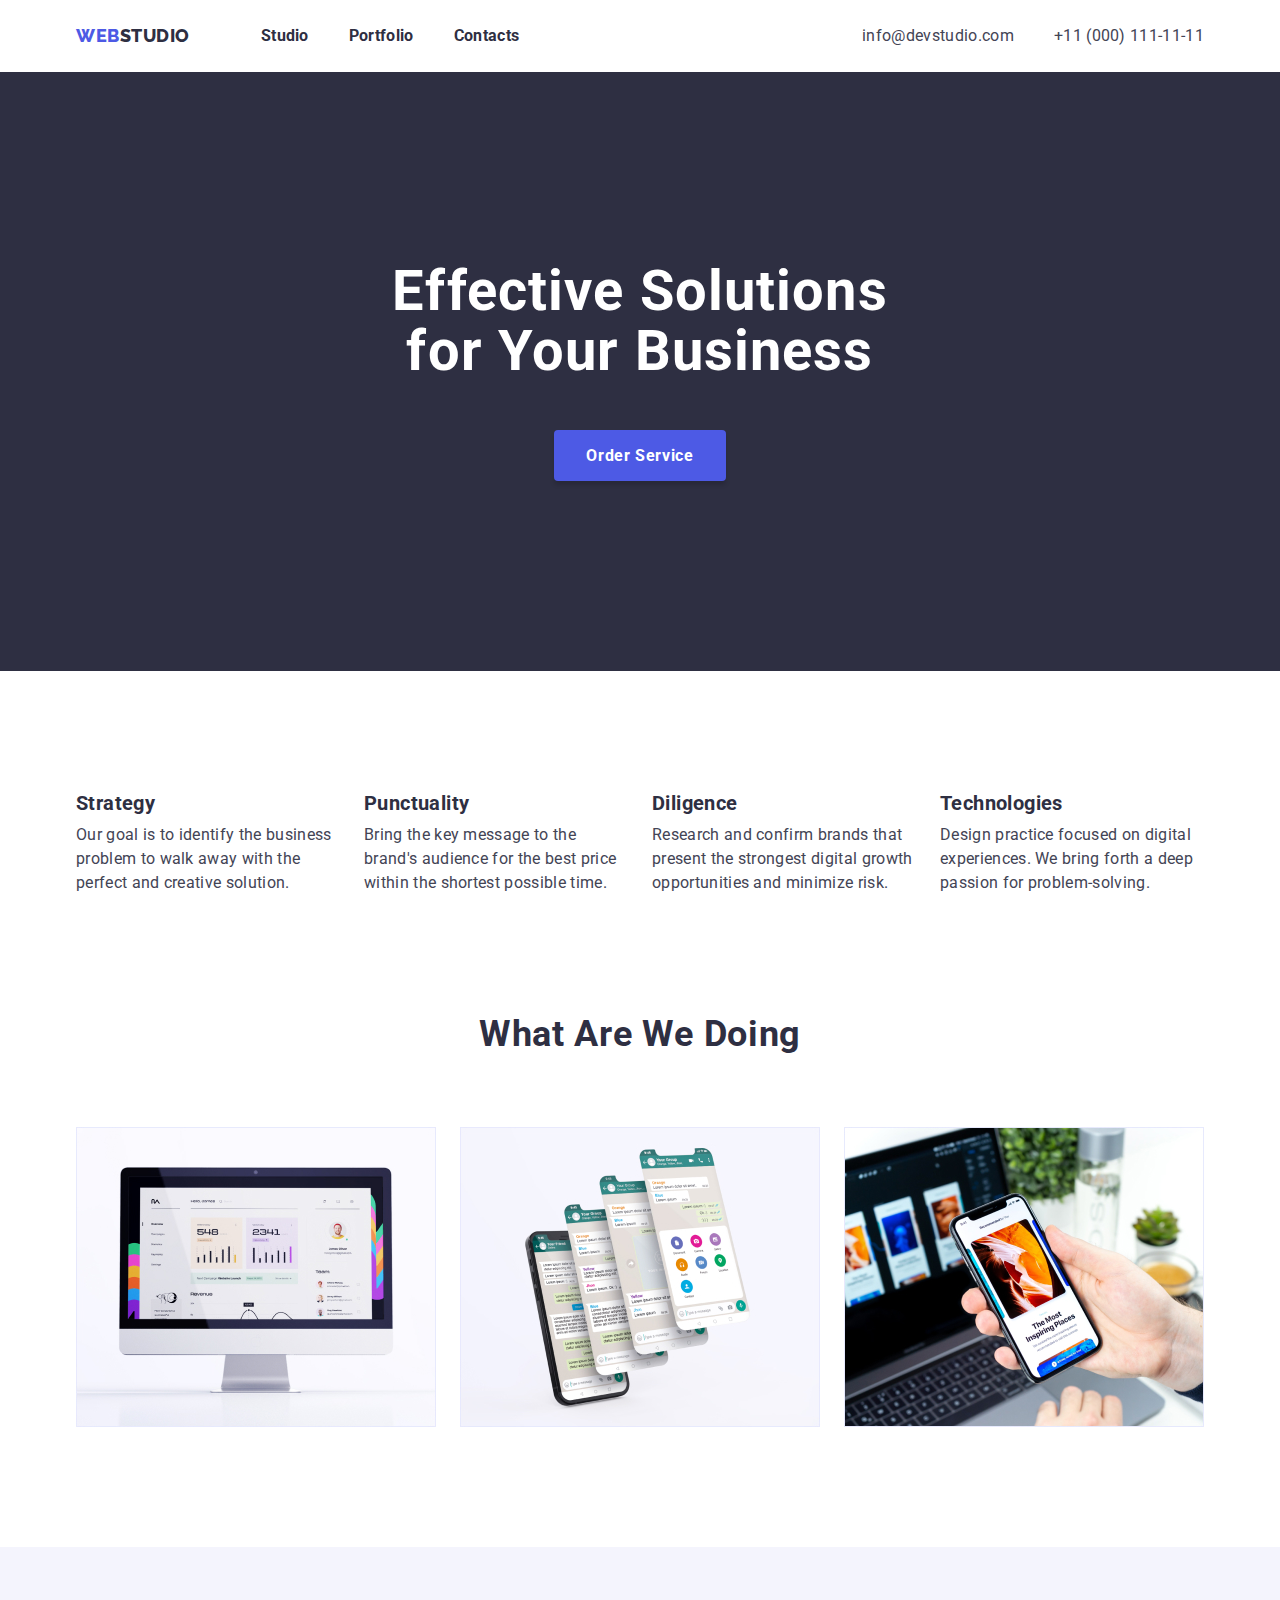
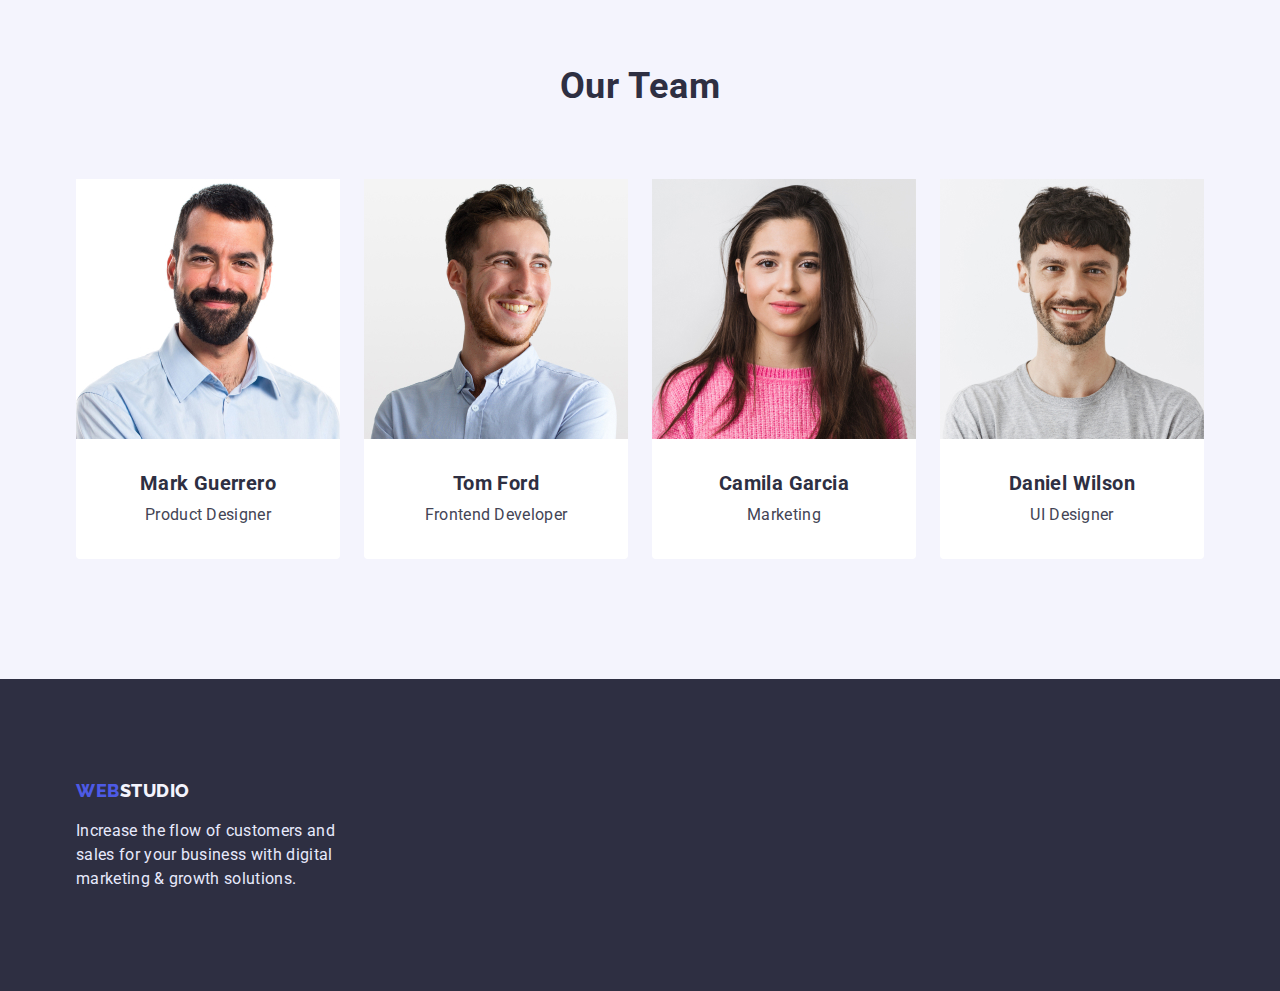
<file: index.html>
<!DOCTYPE html>
<html lang="en">

<head>
  <meta charset="UTF-8" />
  <meta http-equiv="X-UA-Compatible" content="IE=edge" />
  <meta name="viewport" content="width=device-width, initial-scale=1.0" />
  <title>WebStudio</title>
  <link rel="preconnect" href="https://fonts.googleapis.com" />
  <link rel="preconnect" href="https://fonts.gstatic.com" crossorigin />
  <link href="https://fonts.googleapis.com/css2?family=Raleway:wght@800&family=Roboto:wght@400;500;700&display=swap"
    rel="stylesheet" />
  <link rel="stylesheet" href="https://cdnjs.cloudflare.com/ajax/libs/modern-normalize/1.1.0/modern-normalize.min.css">
  <link rel="stylesheet" href="./css/styles.css" />
</head>

<body>
  <!--Шапка сторінки-->
  <header>
    <div class="container header-container">
      <nav class="logo-nav">
        <a class="logo logo-header" href="./index.html">
          <span>WEB</span>STUDIO</a>
        <ul class="site-nav list">
          <li class="site-nav-item"><a href="./index.html" class="link">Studio</a></li>
          <li class="site-nav-item"><a href="./portfolio.html" class="link">Portfolio</a></li>
          <li class="site-nav-item"><a href="#" class="link">Contacts</a></li>
        </ul>
      </nav>

      <ul class="contacts list">
        <li class="contact-item">
          <a href="mailto:info@devstudio.com" class="link">info@devstudio.com</a>
        </li>
        <li class="contact-item">
          <a href="tel:+110001111111" class="link">+11 (000) 111-11-11</a>
        </li>
      </ul>
    </div>
  </header>

  <!--Контент сторінки-->
  <main>
    <!--Герой-->
    <section class="hero">
      <div class="container">
        <h1 class="hero-title">Effective Solutions for Your Business</h1>
        <button type="button" class="hero-btn btn">Order Service</button>
      </div>
    </section>

    <!--Про студію-->
    <section class="section">
      <div class="container">
        <h2 hidden class="section-title">About us</h2>
        <ul class="about-list list">
          <li class="about-item">
            <h3 class="list-title">Strategy</h3>
            <p class="text">
              Our goal is to identify the business problem to walk away with the
              perfect and creative solution.
            </p>
          </li>
          <li class="about-item">
            <h3 class="list-title">Punctuality</h3>
            <p class="text">
              Bring the key message to the brand's audience for the best price
              within the shortest possible time.
            </p>
          </li>
          <li class="about-item">
            <h3 class="list-title">Diligence</h3>
            <p class="text">
              Research and confirm brands that present the strongest digital
              growth opportunities and minimize risk.
            </p>
          </li>
          <li class="about-item">
            <h3 class="list-title">Technologies</h3>
            <p class="text">
              Design practice focused on digital experiences. We bring forth a
              deep passion for problem-solving.
            </p>
          </li>
        </ul>
      </div>
    </section>

    <!--Послуги студії-->
    <section class="services-section section">
      <div class="container">
        <h2 class="section-title">What are we doing</h2>
        <ul class="services list">
          <li class="servic-item">
            <a href="" class="link">
              <img src="./images/we-doing/what_are_we_doing1.jpg" alt="personal computer" width="360" height="300" />
            </a>
          </li>
          <li class="servic-item">
            <a href="" class="link">
              <img src="./images/we-doing/what_are_we_doing2.jpg" alt="smartphone" width="360" height="300" />
            </a>
          </li>
          <li class="servic-item">
            <a href="" class="link">
              <img src="./images/we-doing/what_are_we_doing3.jpg" alt="laptop&smartphone" width="360" height="300" />
            </a>
          </li>
        </ul>
      </div>
    </section>

    <!--Команда студії-->
    <section class="section team-section">
      <div class="container">
        <h2 class="section-title">Our Team</h2>
        <ul class="team-list list">
          <li class="team-item">
            <img src="./images/our-team/our-team1.jpg" alt="Product Designer" width="264" height="260" />
            <div class="card-description">
              <h3 class="list-title">Mark Guerrero</h3>
              <p class="text">Product Designer</p>
            </div>
          </li>

          <li class="team-item">
            <img src="./images/our-team/our-team2.jpg" alt="Frontend Developer" width="264" height="260" />
            <div class="card-description">
              <h3 class="list-title">Tom Ford</h3>
              <p class="text">Frontend Developer</p>
            </div>
          </li>

          <li class="team-item">
            <img src="./images/our-team/our-team3.jpg" alt="Marketing" width="264" height="260" />
            <div class="card-description">
              <h3 class="list-title">Camila Garcia</h3>
              <p class="text">Marketing</p>
            </div>
          </li>

          <li class="team-item">
            <img src="./images/our-team/our-team4.jpg" alt="UI Designer" width="264" height="260" />
            <div class="card-description">
              <h3 class="list-title">Daniel Wilson</h3>
              <p class="text">UI Designer</p>
            </div>
          </li>
        </ul>
      </div>
    </section>
  </main>

  <!--Підвал-->
  <footer class="footer">
    <div class="container">
      <a class="logo logo-footer" href="./index.html">
        <span>WEB</span>STUDIO</a>
      <p class="text">
        Increase the flow of customers and sales for your business with digital
        marketing & growth solutions.
      </p>
      <address>
        <!-- Поштова (юридична) адреса -->
      </address>
    </div>
  </footer>
</body>

</html>
</file>
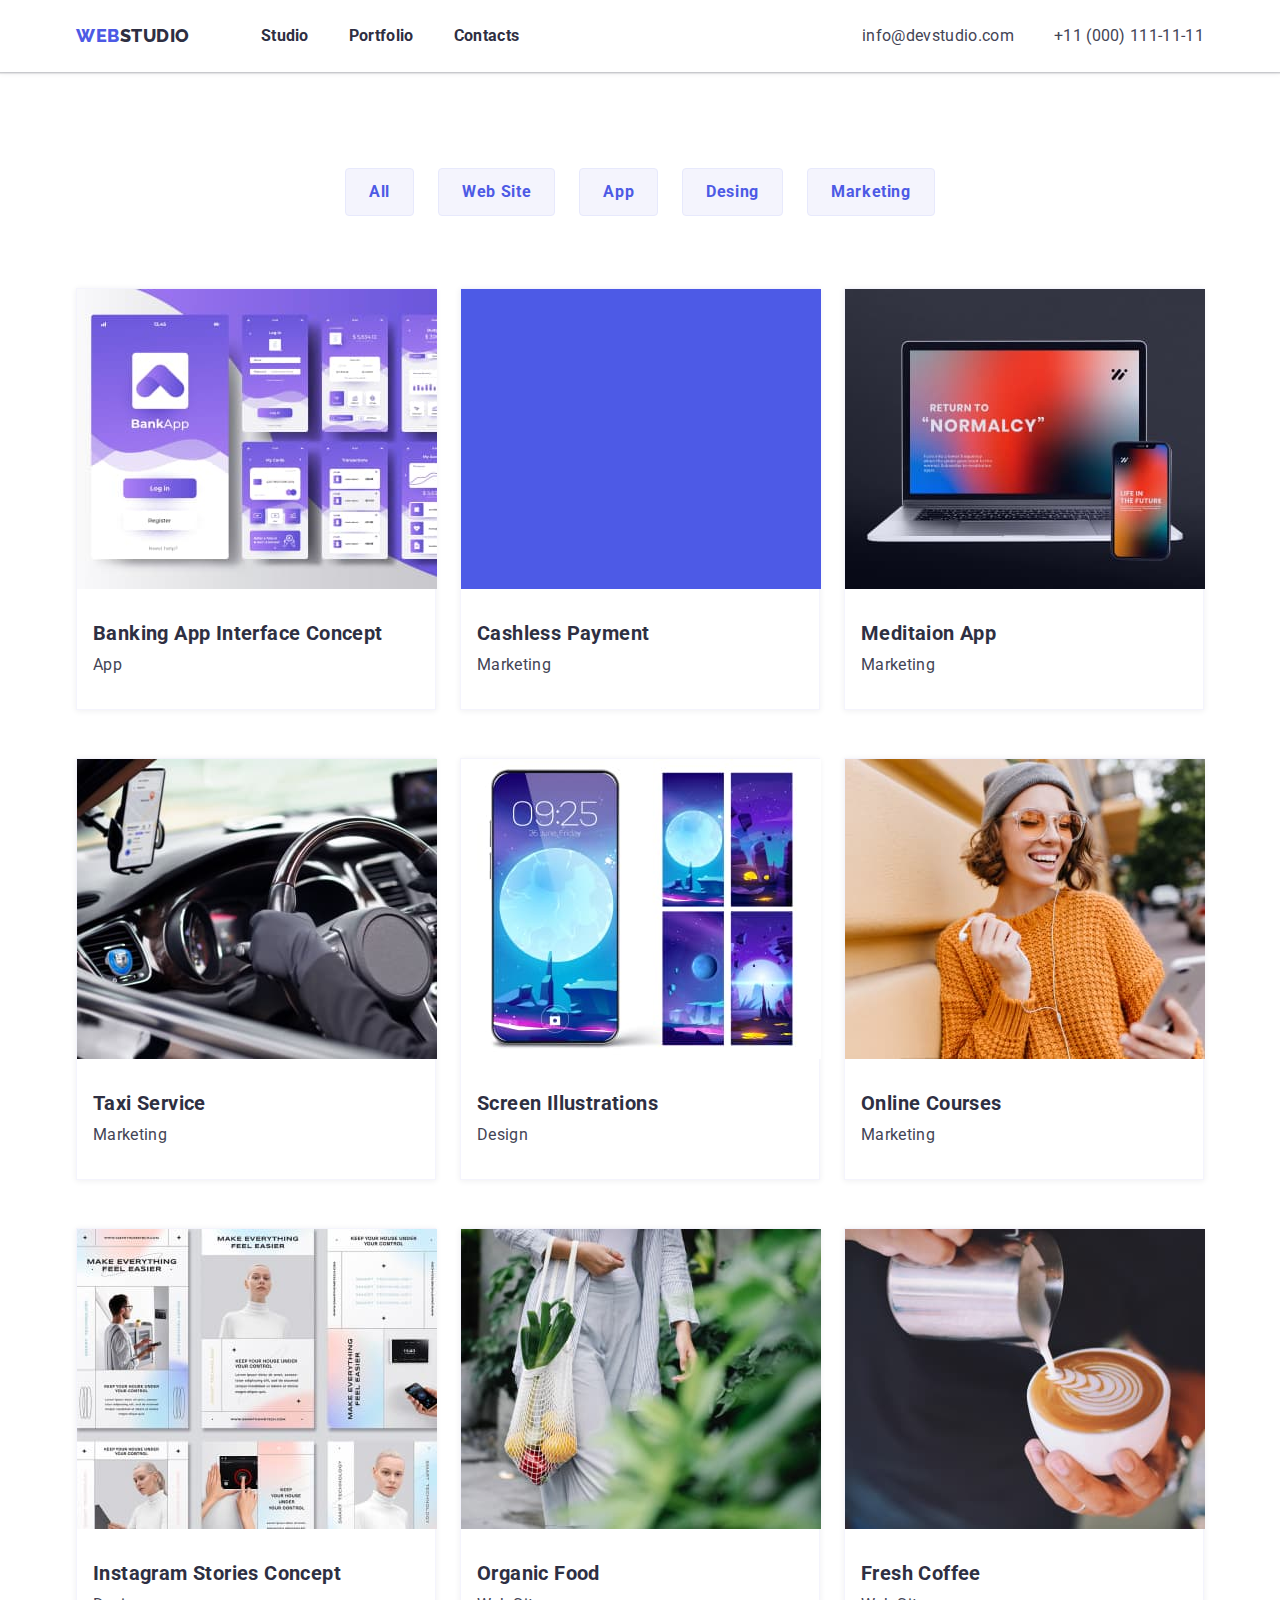
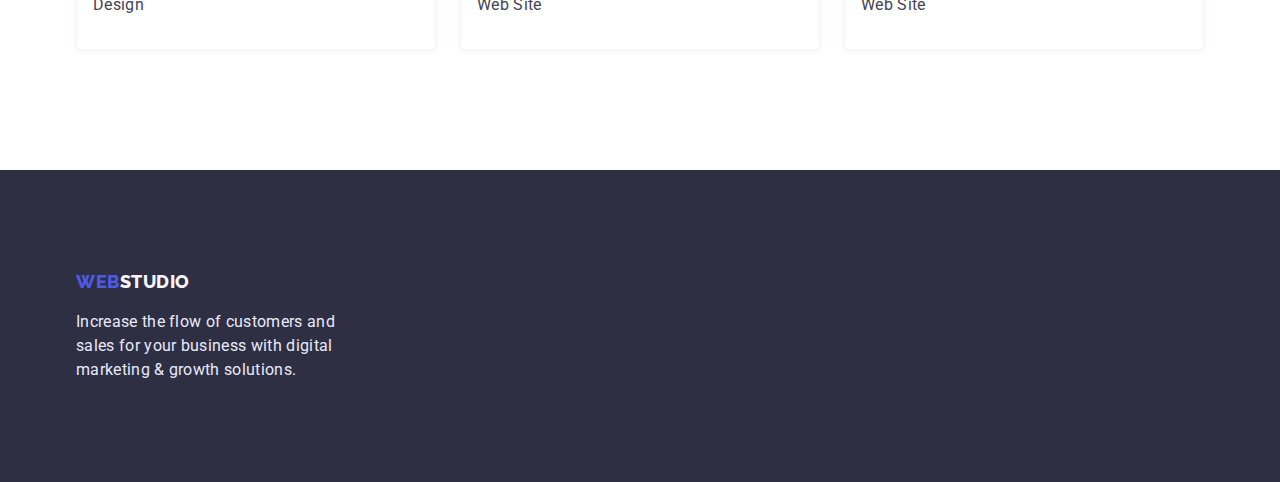
<file: portfolio.html>
<!DOCTYPE html>
<html lang="en">

<head>
  <meta charset="UTF-8" />
  <meta http-equiv="X-UA-Compatible" content="IE=edge" />
  <meta name="viewport" content="width=device-width, initial-scale=1.0" />
  <title>WebStudio - Portfolio</title>
  <link rel="preconnect" href="https://fonts.googleapis.com" />
  <link rel="preconnect" href="https://fonts.gstatic.com" crossorigin />
  <link href="https://fonts.googleapis.com/css2?family=Raleway:wght@800&family=Roboto:wght@400;500;700&display=swap"
    rel="stylesheet" />
  <link rel="stylesheet" href="https://cdnjs.cloudflare.com/ajax/libs/modern-normalize/1.1.0/modern-normalize.min.css">
  <link rel="stylesheet" href="./css/styles.css" />
</head>

<body>
  <!--Шапка сторінки-->
  <header>
    <div class="container header-container">
      <nav class="logo-nav">
        <a class="logo logo-header" href="./index.html">
          <span>WEB</span>STUDIO</a>
        <ul class="site-nav list">
          <li class="site-nav-item"><a href="./index.html" class="link">Studio</a></li>
          <li class="site-nav-item"><a href="./portfolio.html" class="link">Portfolio</a></li>
          <li class="site-nav-item"><a href="#" class="link">Contacts</a></li>
        </ul>
      </nav>

      <ul class="contacts list">
        <li class="contact-item">
          <a href="mailto:info@devstudio.com" class="link">info@devstudio.com</a>
        </li>
        <li class="contact-item">
          <a href="tel:+110001111111" class="link">+11 (000) 111-11-11</a>
        </li>
      </ul>
    </div>
  </header>

  <!-- Контент сторінки Портфоліо -->
  <main>
    <!-- Секція з прикладами робіт -->
    <section class="projects-section section">
      <div class="container">
        <h1 hidden>Projects</h1>
        <!-- Секція з кнопками -->
        <ul class="projects-btn list">
          <li><button type="button" class="btn">All</button></li>
          <li><button type="button" class="btn">Web Site</button></li>
          <li><button type="button" class="btn">App</button></li>
          <li><button type="button" class="btn">Desing</button></li>
          <li><button type="button" class="btn">Marketing</button></li>
        </ul>
        <!-- секція з проектами -->
        <ul class="projects-list list">
          <li class="project-item">
            <a href="" class="link">
              <img class="project-card" src="./images/portfolio/bankapp.jpg" alt="bank app examples" width="360"
                height="300" />
              <div class="card-description">
                <h2 class="title">Banking App Interface Concept</h2>
                <p class="text">App</p>
              </div>
            </a>
          </li>
          <li class="project-item">
            <a href="" class="link">
              <img class="project-card" src="./images/portfolio/paymentapp.jpg" alt="blue picture with text" width="360"
                height="300" />
              <!-- <p class="text-hover">14 Stylish and User-Friendly App Design Concepts · Task Manager
                App · Calorie Tracker App · Exotic Fruit Ecommerce App · Cloud
                Storage App</p> -->
              <div class="card-description">
                <h2 class="title">Cashless Payment</h2>
                <p class="text">Marketing</p>
              </div>
            </a>
          </li>
          <li class="project-item">
            <a href="" class="link">
              <img class="project-card" src="./images/portfolio/meditaionapp.jpg" alt="laptop&phone" width="360"
                height="300" />
              <div class="card-description">
                <h2 class="title">Meditaion App</h2>
                <p class="text">Marketing</p>
              </div>
            </a>
          </li>
          <li class="project-item">
            <a href="" class="link">
              <img class="project-card" src="./images/portfolio/taxyserv.jpg" alt="driver in the car" width="360"
                height="300" />
              <div class="card-description">
                <h2 class="title">Taxi Service</h2>
                <p class="text">Marketing</p>
              </div>
            </a>
          </li>
          <li class="project-item">
            <a href="" class="link">
              <img class="project-card" src="./images/portfolio/screeanillustrations.jpg"
                alt="examples of illustrations on the phone" width="360" height="300" />
              <div class="card-description">
                <h2 class="title">Screen Illustrations</h2>
                <p class="text">Design</p>
              </div>
            </a>
          </li>
          <li class="project-item">
            <a href="" class="link">
              <img class="project-card" src="./images/portfolio/onlinecourses.jpg" alt="girl with phone" width="360"
                height="300" />
              <div class="card-description">
                <h2 class="title">Online Courses</h2>
                <p class="text">Marketing</p>
              </div>
            </a>
          </li>
          <li class="project-item">
            <a href="" class="link">
              <img class="project-card" src="./images/portfolio/instagramdising.jpg" alt="instagram's pages" width="360"
                height="300" />
              <div class="card-description">
                <h2 class="title">Instagram Stories Concept</h2>
                <p class="text">Design</p>
              </div>
            </a>
          </li>
          <li class="project-item">
            <a href="" class="link">
              <img class="project-card" src="./images/portfolio/organicfood.jpg" alt="vegetables in the bag" width="360"
                height="300" />
              <div class="card-description">
                <h2 class="title">Organic Food</h2>
                <p class="text">Web Site</p>
              </div>
            </a>
          </li>
          <li class="project-item">
            <a href="" class="link">
              <img class="project-card" src="./images/portfolio/frecshcoffee.jpg" alt="coffee with milk" width="360"
                height="300" />
              <div class="card-description">
                <h2 class="title">Fresh Coffee</h2>
                <p class="text">Web Site</p>
              </div>
            </a>
          </li>
        </ul>
      </div>
    </section>
  </main>

  <!--Підвал-->
  <footer class="footer">
    <div class="container">
      <a class="logo logo-footer" href="./index.html">
        <span>WEB</span>STUDIO</a>
      <p class="text">
        Increase the flow of customers and sales for your business with digital
        marketing & growth solutions.
      </p>
      <address>
        <!-- Поштова (юридична) адреса -->
      </address>
    </div>
  </footer>
</body>

</html>
</file>
<file: css/styles.css>
/* Колір основного тексту #434455; */
/* Колір h1 #FFFFFF; */
/* Колір заголовків h2, h3 #2E2F42; */
/* Основний колір фону сторінки bgc: #FFFFFF */
/* Вториний колір фону сторінки bgc: #F4F4FD; */
/* Колір акценту #4d5ae5 */
/* Основний font-family 'Roboto', sans-serif */
/* Розмір тексту 16pxj */

:root {
  --font-main: "Roboto", sans-serif;
  --color-main: #434455;
  --color-title: #2e2f42;
  --bg-color-main: #ffffff;
  --bg-color-secondary: #f4f4fd;
  --color-focus: #4d5ae5;
}

body {
  background-color: var(--bg-color-main);
  color: var(--color-main);
  font-family: var(--font-main);
  font-style: normal;
  font-size: 16px;
  margin: 0;
}

/* ======== Скидання/додавання стилізації у всього контенту ======== */

h1,
h2,
h3,
p {
  padding: 0;
  margin: 0;
}

img {
  display: block;
}

.list {
  list-style: none;
  padding: 0;
  margin: 0;
}

.btn {
  border: 1px solid transparent;
}

.container {
  width: 1158px;
  margin: 0 auto;
  padding: 0 15px;
  /* outline: 2px solid tomato; */
}

/* ======== Оформлення хедера ======== */
header {
  padding-top: 24px;
  padding-bottom: 24px;
  box-shadow: 0px 2px 1px rgba(46, 47, 66, 0.08),
    0px 1px 1px rgba(46, 47, 66, 0.16), 0px 1px 6px rgba(46, 47, 66, 0.08);
}

.header-container {
  display: flex;
  align-items: center;
}

.logo-nav {
  display: flex;
  align-items: center;
}

.contacts {
  display: flex;
  align-items: center;
  margin-left: auto;
}
/* ======== оформлення логотипу у хедері ======== */

.logo {
  font-family: "Raleway", sans-serif;
  font-style: normal;
  font-weight: 800;
  font-size: 18px;
  line-height: 1.33;
  letter-spacing: 0.03em;
  text-transform: uppercase;
  text-decoration: none;
}

header .logo {
  color: var(--color-title);
  margin-right: 71px;
}

.logo span {
  color: var(--color-focus);
}

/* ======== Навігація site-nav ======== */
.site-nav {
  display: flex;
  align-items: center;
}

.site-nav .link {
  font-weight: 700;
  line-height: 1.5;
  letter-spacing: 0.02em;
  color: var(--color-title);
  text-decoration: none;
}

.site-nav > .site-nav-item:not(:last-child) {
  margin-right: 40px;
}

.site-nav .link:hover,
.site-nav .link:focus {
  color: #434455;
  text-decoration: underline;
}

/* .site-nav .link.current {
  color: var(--color-focus);
  text-decoration: underline;
} */

/* ======== Контактна інформація в хедері ======== */
.contacts > .contact-item:not(:last-child) {
  margin-right: 40px;
}

.contacts .link {
  line-height: 1.5;
  letter-spacing: 0.02em;
  text-decoration: none;
  color: var(--color-main);
}

.contacts .link:hover,
.contacts .link:focus {
  color: var(--color-focus);
  text-decoration: underline;
}
/* ======== Стилізація контенту ======== */
/* ======== Секція Герой ======== */
.hero {
  background: #2e2f42;
  text-align: center;
  padding-top: 190px;
  padding-bottom: 190px;
}

.hero .hero-title {
  max-width: 500px;
  margin-left: auto;
  margin-right: auto;
  font-weight: 700;
  font-size: 56px;
  line-height: 1.07;
  letter-spacing: 0.02em;
  color: #ffffff;
  margin-bottom: 48px;
}

.hero .hero-btn {
  cursor: pointer;
  font-family: var(--font-main);
  font-weight: 700;
  line-height: 1.19;
  letter-spacing: 0.04em;
  color: #ffffff;
  background: #4d5ae5;
  padding: 15px 31px;
  border-radius: 4px;
  box-shadow: 0px 4px 4px rgba(0, 0, 0, 0.15);
}

/* ======== Загальні стилі секцій ======== */
.section {
  padding-top: 120px;
  padding-bottom: 120px;
}

/* ======== Заголовки секцій ======== */
.section-title {
  color: #2e2f42;
  font-weight: 700;
  font-size: 36px;
  line-height: 1.11;
  letter-spacing: 0.02em;
  text-align: center;
  text-transform: capitalize;
  margin-bottom: 72px;
}

/* ======== Заголовки списків ======== */
.list-title {
  font-weight: 700;
  font-size: 20px;
  line-height: 1.2;
  letter-spacing: 0.02em;
  color: var(--color-title);
}

/* ======== Про студию ======== */
.about-list {
  display: flex;
  justify-content: center;
  flex-wrap: wrap;
  margin-right: -24px;
  margin-top: -24px;
}

.about-list > .about-item {
  flex-basis: calc(100% / 4 - 24px);
  margin-right: 24px;
  margin-top: 24px;
}

.about-list .list-title {
  margin-bottom: 8px;
}

.about-item .text {
  line-height: 1.5;
  letter-spacing: 0.02em;
}

/* ======== Про послуги студії ======== */
.services-section {
  padding-top: 0;
}
.services-section .services {
  display: flex;
  justify-content: center;
  flex-wrap: wrap;
  margin-right: -24px;
  margin-top: -24px;
}

.services > .servic-item {
  flex-basis: calc(100% / 3 - 24px);
  margin-right: 24px;
  margin-top: 24px;
}

/* ======== Команда студії ======== */
.team-section {
  background-color: var(--bg-color-secondary);
}

.team-section .team-list {
  display: flex;
  justify-content: center;
  flex-wrap: wrap;
  margin-right: -24px;
  margin-top: -24px;
}

.team-list > .team-item {
  flex-basis: calc(100% / 4 - 24px);
  margin-right: 24px;
  margin-top: 24px;
  background-color: var(--bg-color-main);
  border-radius: 0px 0px 4px 4px;
}

.team-item > .card-description {
  text-align: center;
  padding-top: 32px;
  padding-bottom: 32px;
  padding-right: 16px;
  padding-left: 16px;
}

.team-item .list-title {
  margin-bottom: 8px;
}

.team-item .text {
  line-height: 1.5;
  letter-spacing: 0.02em;
}

/* ======== Оформлення кнопок Портфоліо ======== */
.projects-btn {
  display: flex;
  justify-content: center;
  flex-wrap: wrap;
  grid-gap: 24px;
}

.projects-btn .btn {
  cursor: pointer;
  font-family: var(--font-main);
  font-weight: 700;
  line-height: 1.5;
  letter-spacing: 0.04em;
  color: var(--color-focus);
  background: var(--bg-color-secondary);
  padding: 11px 23px;
  border: 1px solid #e7e9fc;
  border-radius: 4px;
}

.projects-btn .btn:hover,
.projects-btn .btn:focus {
  color: var(--bg-color-main);
  background: var(--color-focus);
  box-shadow: 0px 3px 1px rgba(0, 0, 0, 0.1), 0px 2px 1px rgba(0, 0, 0, 0.08),
    0px 2px 2px rgba(0, 0, 0, 0.12);
}

/* ======== Стилізація проектів ======== */
.projects-section {
  padding-top: 96px;
}

.projects-section .projects-list {
  padding-top: 72px;
  display: flex;
  flex-wrap: wrap;
  justify-content: center;
  margin-right: -24px;
  margin-top: -48px;
}

.projects-list .link {
  display: inline-block;
  max-width: 360px;
  text-decoration: none;
  border: 0.5px solid var(--bg-color-secondary);
  box-shadow: 0px 1px 6px rgba(46, 47, 66, 0.08);
}

.projects-list > .project-item {
  flex-basis: calc(100% / 3 - 24px);
  margin-right: 24px;
  margin-top: 48px;
}

.projects-list .title {
  color: var(--color-title);
  font-weight: 700;
  font-size: 20px;
  line-height: 1.2;
  letter-spacing: 0.02em;
  margin-bottom: 8px;
}

.projects-list .text {
  line-height: 1.5;
  letter-spacing: 0.02em;
  color: var(--color-main);
}

.projects-list .card-description {
  padding-top: 32px;
  padding-bottom: 32px;
  padding-left: 16px;
  padding-right: 16px;
}
/* ======== Футер ======== */
footer {
  background: #2e2f42;
  color: #e7e9fc;
  padding-top: 100px;
  padding-bottom: 100px;
}

footer .logo {
  color: var(--bg-color-secondary);
}

footer .text {
  line-height: 1.5;
  letter-spacing: 0.02em;
  margin-top: 16px;
  max-width: 264px;
}
</file>
